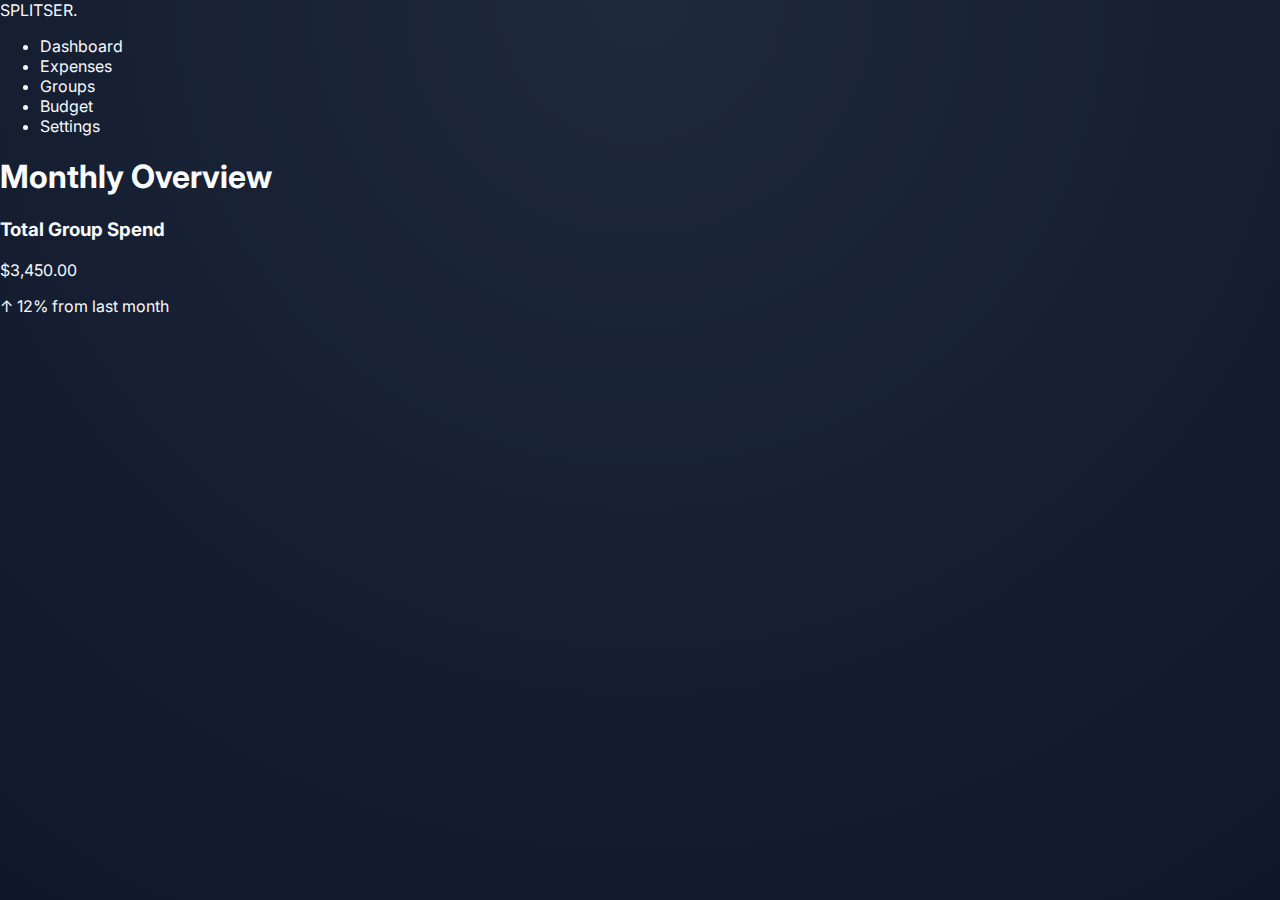
<file: index.html>
<!DOCTYPE html>
<html lang="en">
<head>
    <meta charset="UTF-8">
    <meta name="viewport" content="width=device-width, initial-scale=1.0">
    <title>SPLITSER | Dashboard</title>
    <link rel="stylesheet" href="style.css">
    <link href="https://fonts.googleapis.com/css2?family=Inter:wght@400;600;700&display=swap" rel="stylesheet">
</head>
<body>

    <div class="dashboard-container">
        <nav class="sidebar">
            <div class="logo">SPLITSER<span>.</span></div>
            <ul class="nav-links">
                <li class="active">Dashboard</li>
                <li>Expenses</li>
                <li>Groups</li>
                <li>Budget</li>
                <li>Settings</li>
            </ul>
        </nav>

        <main class="main-content">
            <header>
                <h1>Monthly Overview</h1>
            </header>

            <section class="stats-grid">
                <div class="glass-card stat-card accent-blue">
                    <h3>Total Group Spend</h3>
                    <p class="amount">$3,450.00</p>
                    <span class="trend">↑ 12% from last month</span>
                </div>
            </section>
        </main>
    </div>

</body>
</html>
</file>
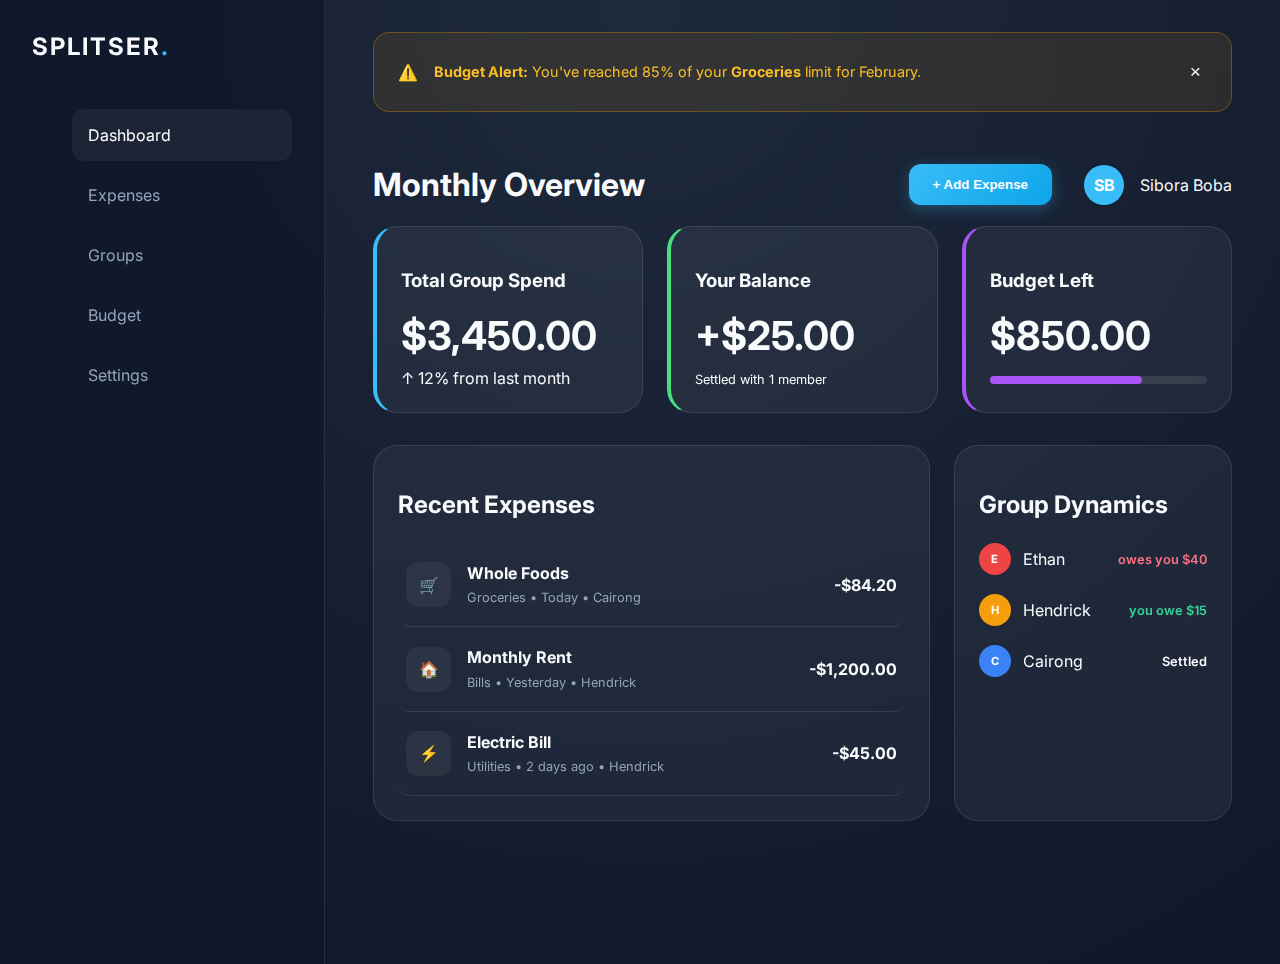
<file: HW 1/index.html>
<!DOCTYPE html>
<html lang="en">

<head>
    <meta charset="UTF-8">
    <meta name="viewport" content="width=device-width, initial-scale=1.0">
    <title>SPLITSER | Dashboard</title>
    <link rel="stylesheet" href="style.css">
    <link href="https://fonts.googleapis.com/css2?family=Inter:wght@400;600;700&display=swap" rel="stylesheet">
</head>

<body>
    <div class="dashboard-container">
        <nav class="sidebar">
            <div class="logo">SPLITSER<span>.</span></div>
            <ul class="nav-links">
                <li class="active">Dashboard</li>
                <li>Expenses</li>
                <li>Groups</li>
                <li>Budget</li>
                <li>Settings</li>
            </ul>
        </nav>

        <main class="main-content">
            <div class="notification-alert">
                <span class="icon">⚠️</span>
                <p><strong>Budget Alert:</strong> You've reached 85% of your <strong>Groceries</strong> limit for
                    February.</p>
                <button class="close-btn">&times;</button>
            </div>
            <header>
                <h1>Monthly Overview</h1>
                <div class="header-actions">
                    <button class="add-btn">+ Add Expense</button>
                    <div class="user-profile">
                        <div class="avatar">SB</div>
                        <span>Sibora Boba</span>
                    </div>
            </header>

            <section class="stats-grid">
                <div class="glass-card stat-card accent-blue">
                    <h3>Total Group Spend</h3>
                    <p class="amount">$3,450.00</p>
                    <span class="trend">↑ 12% from last month</span>
                </div>
                <div class="glass-card stat-card accent-green">
                    <h3>Your Balance</h3>
                    <p class="amount">+$25.00</p>
                    <span class="subtext">Settled with 1 member</span>
                </div>
                <div class="glass-card stat-card accent-purple">
                    <h3>Budget Left</h3>
                    <p class="amount">$850.00</p>
                    <div class="progress-bar">
                        <div class="progress" style="width: 70%"></div>
                    </div>
                </div>
            </section>

            <div class="content-grid">
                <div class="glass-card table-section">
                    <h2>Recent Expenses</h2>
                    <div class="transaction-list">
                        <div class="transaction-item">
                            <div class="icon-box">🛒</div>
                            <div class="details">
                                <strong>Whole Foods</strong>
                                <span>Groceries • Today • Cairong</span>
                            </div>
                            <div class="price">-$84.20</div>
                        </div>
                        <div class="transaction-item">
                            <div class="icon-box">🏠</div>
                            <div class="details">
                                <strong>Monthly Rent</strong>
                                <span>Bills • Yesterday • Hendrick</span>
                            </div>
                            <div class="price">-$1,200.00</div>
                        </div>
                        <div class="transaction-item">
                            <div class="icon-box">⚡</div>
                            <div class="details">
                                <strong>Electric Bill</strong>
                                <span>Utilities • 2 days ago • Hendrick</span>
                            </div>
                            <div class="price">-$45.00</div>
                        </div>
                    </div>
                </div>
                <div class="glass-card group-section">
                    <h2>Group Dynamics</h2>
                    <div class="member-list">
                        <div class="member">
                            <div class="member-info">
                                <div class="mini-avatar red">E</div>
                                <span>Ethan</span>
                            </div>
                            <span class="owes negative">owes you $40</span>
                        </div>
                        <div class="member">
                            <div class="member-info">
                                <div class="mini-avatar orange">H</div>
                                <span>Hendrick</span>
                            </div>
                            <span class="owes positive">you owe $15</span>
                        </div>
                        <div class="member">
                            <div class="member-info">
                                <div class="mini-avatar blue">C</div>
                                <span>Cairong</span>
                            </div>
                            <span class="owes">Settled</span>
                        </div>
                    </div>
                </div>
            </div>
        </main>
    </div>
</body>

</html>
</file>
<file: style.css>
:root {
    --bg-color: #0f172a;
    --text-main: #f8fafc;
    --accent-blue: #38bdf8;
}

body {
    background-color: var(--bg-color);
    background-image: radial-gradient(circle at 50% 0%, #1e293b 0%, #0f172a 100%);
    color: var(--text-main);
    font-family: 'Inter', sans-serif;
    margin: 0;
    min-height: 100vh;
}
</file>
<file: HW 1/style.css>
:root {
    --bg-color: #0f172a;
    --text-main: #f8fafc;
    --accent-blue: #38bdf8;
}

body {
    background-color: var(--bg-color);
    background-image: radial-gradient(circle at 50% 0%, #1e293b 0%, #0f172a 100%);
    color: var(--text-main);
    font-family: 'Inter', sans-serif;
    margin: 0;
    min-height: 100vh;
}

/* layout containers */
.dashboard-container { display: flex; }
.main-content { flex: 1; padding: 2rem 3rem; }

/* Sidebar */
.sidebar {
    width: 260px;
    height: 100vh;
    background: rgba(15, 23, 42, 0.8);
    backdrop-filter: blur(10px);
    border-right: 1px solid rgba(255,255,255,0.1);
    padding: 2rem;
}
.logo { font-size: 1.5rem; font-weight: 700; letter-spacing: 2px; margin-bottom: 3rem; }
.logo span { color: var(--accent-blue); }
.nav-links { list-style: none; }
.nav-links li {
    padding: 1rem; margin-bottom: 0.5rem;
    color: #94a3b8; cursor: pointer; border-radius: 12px;
}
.nav-links li.active { background: rgba(255,255,255,0.05); color: #fff; }

/* Cards */
.glass-card {
    background: rgba(255,255,255,0.05);
    backdrop-filter: blur(12px);
    border: 1px solid rgba(255,255,255,0.1);
    border-radius: 24px;
    padding: 1.5rem;
}
.stats-grid { margin-bottom: 2rem; }
.amount { font-size: 2.5rem; font-weight: 700; margin: 0.5rem 0; }
.accent-blue { border-left: 4px solid var(--accent-blue); }

/* Transactions */
.transaction-list { margin-top: 1.5rem; }
.transaction-item {
    display: flex; align-items: center; padding: 1rem 0;
    border-bottom: 1px solid rgba(255,255,255,0.1);
}
.icon-box {
    width: 45px; height: 45px; background: rgba(255,255,255,0.05);
    border-radius: 12px; display: flex; align-items: center; justify-content: center;
    margin-right: 1rem;
}
.details { flex: 1; }
.details strong { display: block; margin-bottom: 0.2rem; }
.details span { font-size: 0.8rem; color: #94a3b8; }
.price { font-weight: 700; }

/* user profile styling */
header {
    display: flex;
    justify-content: space-between;
    align-items: center;
}

.user-profile {
    display: flex;
    align-items: center;
    gap: 1rem;
}

.avatar {
    width: 40px;
    height: 40px;
    background: var(--accent-blue);
    border-radius: 50%;
    display: flex;
    align-items: center;
    justify-content: center;
    font-weight: bold;
    color: white;
}

.stats-grid {
    display: grid;
    grid-template-columns: repeat(auto-fit, minmax(250px, 1fr));
    gap: 1.5rem;
    margin-bottom: 2rem;
}

/* card accent colors */
.accent-green { border-left: 4px solid #4ade80; }
.accent-purple { border-left: 4px solid #a855f7; }

.subtext { font-size: 0.8rem; color: var(--text-dim); }

/* budget progress bar */
.progress-bar {
    width: 100%;
    height: 8px;
    background: rgba(255,255,255,0.1);
    border-radius: 10px;
    margin-top: 1rem;
}
.progress {
    height: 100%;
    background: #a855f7;
    border-radius: 10px;
}

/* Two-column layout for bottom section */
.content-grid {
    display: grid;
    grid-template-columns: 2fr 1fr;
    gap: 1.5rem;
}

/* Group section styling */
.member-list { margin-top: 1.5rem; }

.member {
    display: flex;
    justify-content: space-between;
    align-items: center;
    margin-bottom: 1.2rem;
}

.member-info { display: flex; align-items: center; gap: 0.8rem; }

.mini-avatar { 
    width: 32px; height: 32px; border-radius: 50%; 
    font-size: 0.7rem; display: flex; align-items: center; 
    justify-content: center; font-weight: bold; color: white;
}

.red { background: #ef4444; }
.orange { background: #f59e0b; }
.blue { background: #3b82f6; }

.owes { font-size: 0.8rem; font-weight: 600; }
.negative { color: #fb7185; }
.positive { color: #34d399; }

/* Make cards lift when hovered */
.glass-card {
    transition: transform 0.3s cubic-bezier(0.34, 1.56, 0.64, 1), box-shadow 0.3s ease;
}

.glass-card:hover {
    transform: translateY(-8px);
    box-shadow: 0 12px 30px rgba(0, 0, 0, 0.4);
    border-color: rgba(255, 255, 255, 0.2);
}

/* highlight for transactions */
.transaction-item {
    transition: background 0.2s ease;
    padding: 1.2rem 0.5rem; /* Adding a bit of padding for the hover state */
    border-radius: 12px;
}

.transaction-item:hover {
    background: rgba(255, 255, 255, 0.03);
    cursor: pointer;
}

/* Responsiveness */

@media (max-width: 1024px) {
    .content-grid {
        grid-template-columns: 1fr; /* Stack the tables on top of each other */
    }
    
    .sidebar {
        width: 80px; /* Collapse sidebar */
        padding: 2rem 1rem;
    }
    
    .logo, .nav-links span, .user-profile span {
        display: none; /* Hide text, keep icons/avatars only */
    }
    
    .main-content {
        padding: 2rem 1.5rem;
    }
}

@media (max-width: 768px) {
    .stats-grid {
        grid-template-columns: 1fr; /* Stack spend/balance/budget cards */
    }
}

.header-actions {
    display: flex;
    align-items: center;
    gap: 2rem;
}

/* Action button */
.add-btn {
    background: linear-gradient(135deg, var(--accent-blue), #0ea5e9);
    color: white;
    border: none;
    padding: 0.8rem 1.5rem;
    border-radius: 12px;
    font-weight: 600;
    cursor: pointer;
    transition: 0.3s ease;
    box-shadow: 0 4px 15px rgba(56, 189, 248, 0.3);
}

.add-btn:hover {
    transform: translateY(-2px);
    box-shadow: 0 6px 20px rgba(56, 189, 248, 0.5);
}

/* notification banner styling */
.notification-alert {
    background: rgba(245, 158, 11, 0.1);
    border: 1px solid rgba(245, 158, 11, 0.3);
    backdrop-filter: blur(10px);
    padding: 1rem 1.5rem;
    border-radius: 16px;
    display: flex;
    align-items: center;
    gap: 1rem;
    margin-bottom: 2rem;
    animation: slideDown 0.6s cubic-bezier(0.23, 1, 0.32, 1);
}

.notification-alert p {
    font-size: 0.9rem;
    color: #fbbf24;
    flex: 1;
}

.close-btn {
    background: none;
    border: none;
    color: var(--text-dim);
    font-size: 1.2rem;
    cursor: pointer;
}

/* entry animation */
@keyframes slideDown {
    from { opacity: 0; transform: translateY(-20px); }
    to { opacity: 1; transform: translateY(0); }
}
</file>
